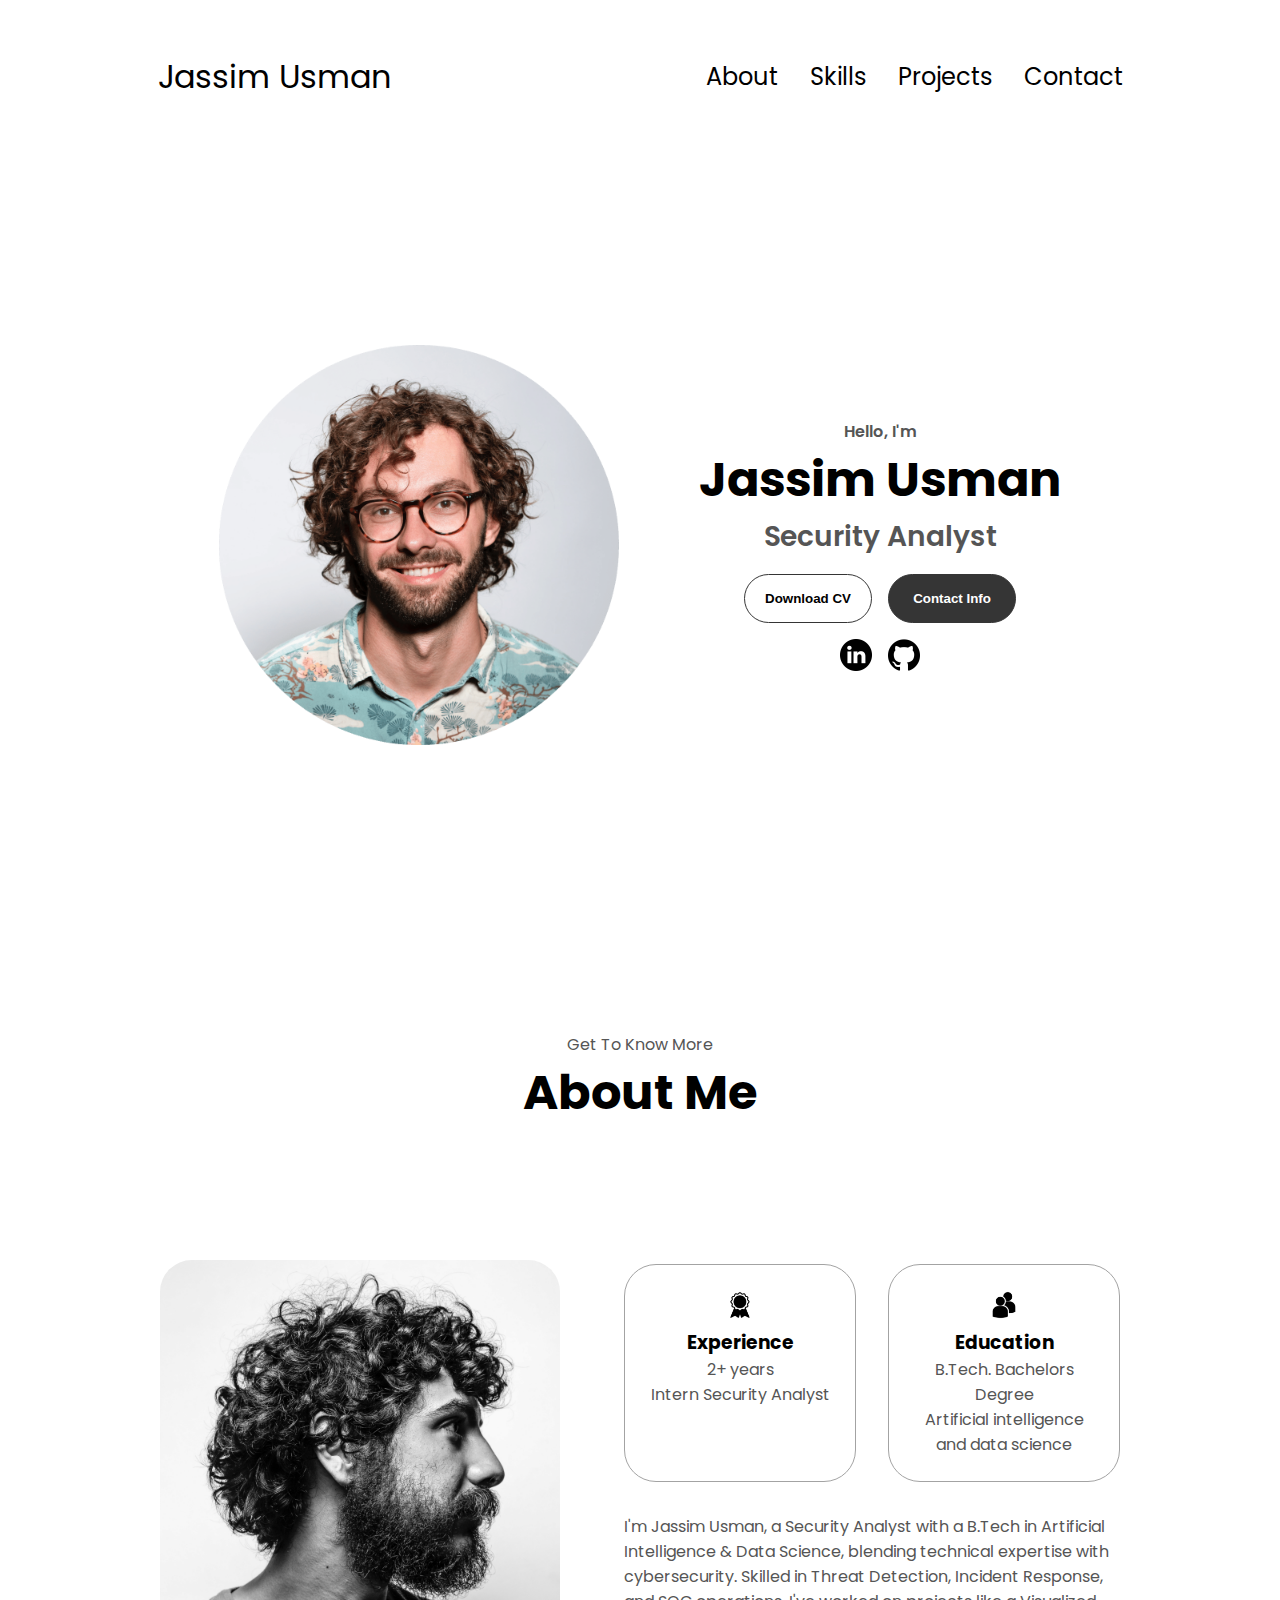
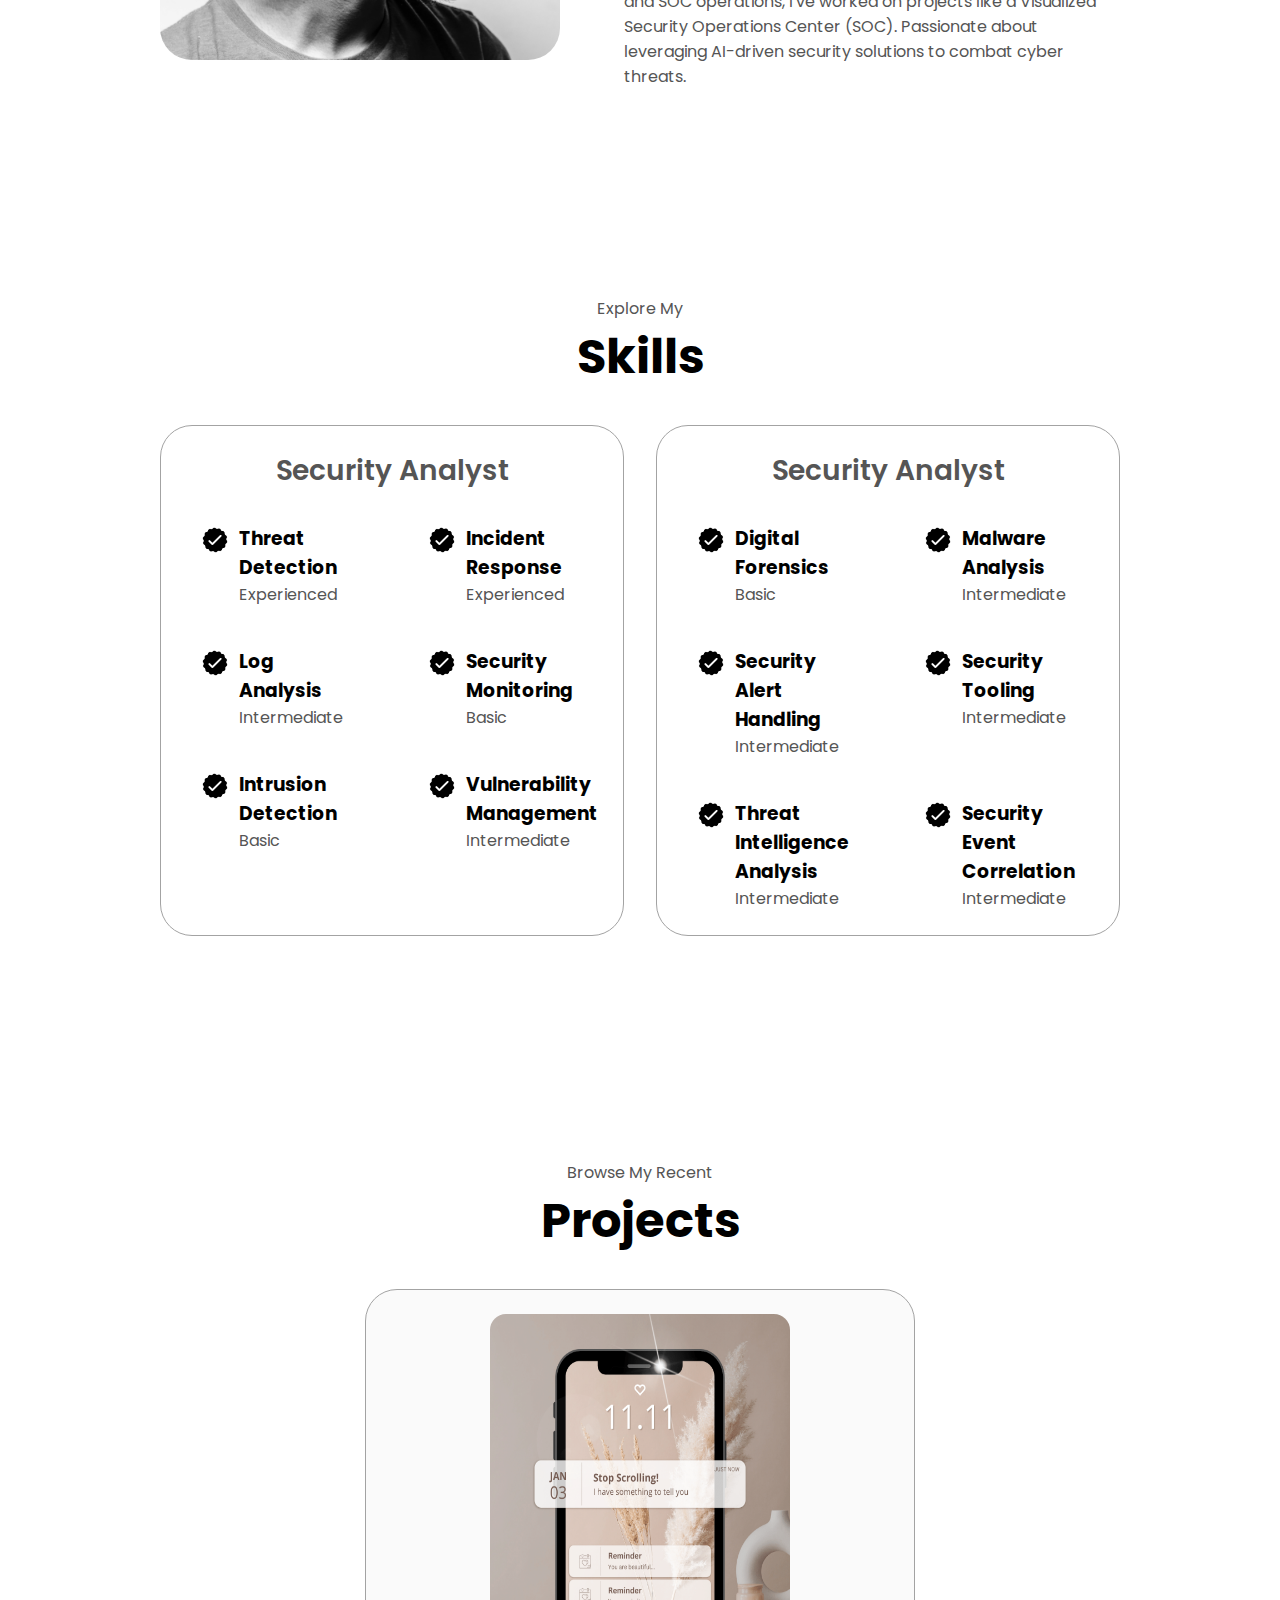
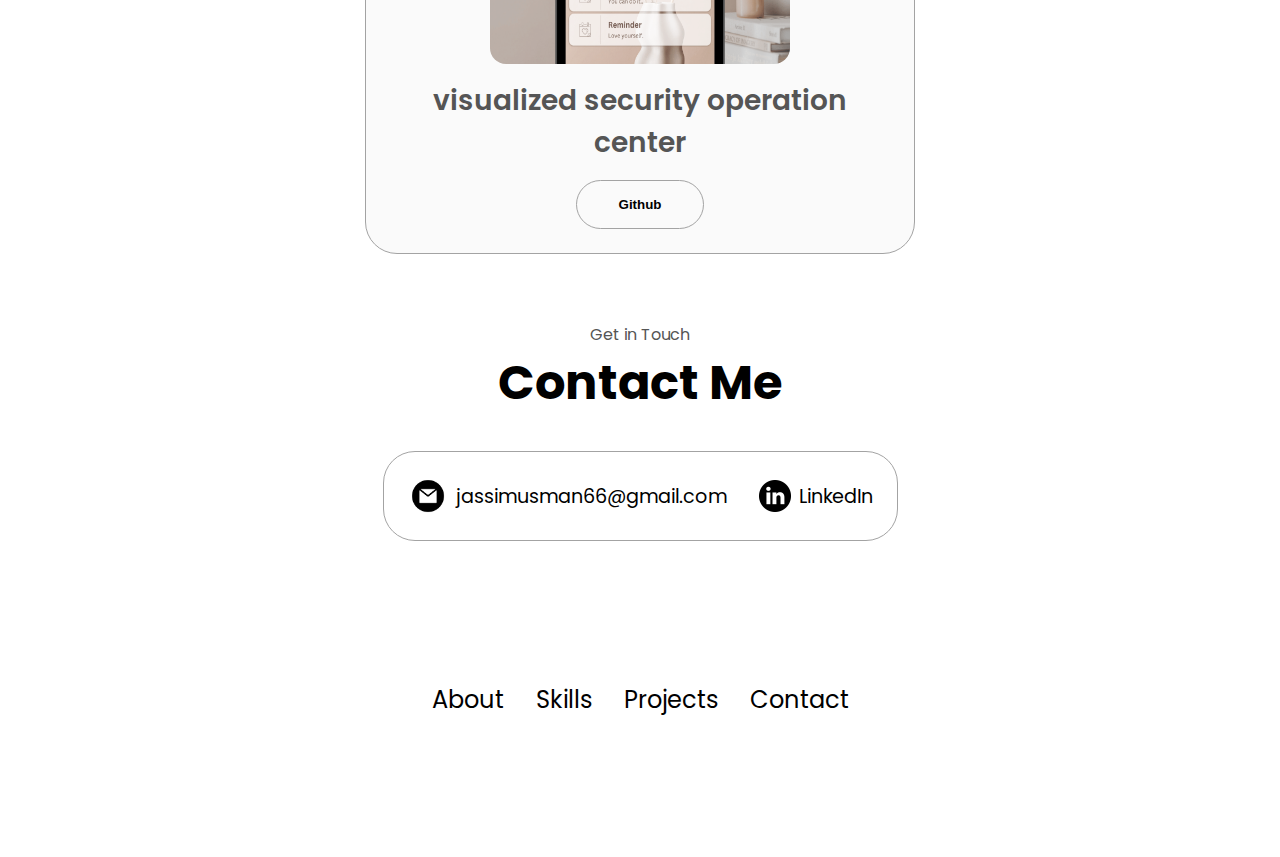
<file: html-css-js-portfolio-tutorial-2-main/index.html>
<!DOCTYPE html>
<html lang="en">
  <head>
    <meta charset="UTF-8" />
    <meta http-equiv="X-UA-Compatible" content="IE=edge" />
    <meta name="viewport" content="width=device-width, initial-scale=1.0" />
    <title>My Portfolio</title>
    <link rel="stylesheet" href="style.css" />
    <link rel="stylesheet" href="mediaqueries.css" />
    <style>
      
    </style>
  </head>
  <body>
    <!-- Light effects container (empty by default) -->
    <div id="light-effects-container"></div>

    <nav id="desktop-nav">
      <div class="logo">Jassim Usman</div>
      <div>
        <ul class="nav-links">
          <li><a href="#about">About</a></li>
          <li><a href="#experience">Skills</a></li>
          <li><a href="#projects">Projects</a></li>
          <li><a href="#contact">Contact</a></li>
        </ul>
      </div>
    </nav>
    
    <nav id="hamburger-nav">
      <div class="logo">Jassim Usman</div>
      <div class="hamburger-menu">
        <div class="hamburger-icon" onclick="toggleMenu()">
          <span></span>
          <span></span>
          <span></span>
        </div>
        <div class="menu-links">
          <li><a href="#about" onclick="toggleMenu()">About</a></li>
          <li><a href="#experience" onclick="toggleMenu()">Experience</a></li>
          <li><a href="#projects" onclick="toggleMenu()">Projects</a></li>
          <li><a href="#contact" onclick="toggleMenu()">Contact</a></li>
        </div>
      </div>
    </nav>
    
    <!-- HOME PAGE SECTION -->
    <section id="profile">
      <!-- Light effects will be injected here by JavaScript -->
      <div class="section__pic-container">
        <img src="./assets/profile-pic.png" alt="John Doe profile picture" />
      </div>
      <div class="section__text">
        <p class="section__text__p1">Hello, I'm</p>
        <h1 class="title">Jassim Usman</h1>
        <p class="section__text__p2">Security Analyst</p>
        <div class="btn-container">
          <button
            class="btn btn-color-2"
            onclick="window.open('./assets/resume-example.pdf')"
          >
            Download CV
          </button>
          <button class="btn btn-color-1">
            <a href="#contact" class="c">Contact Info</a>
          </button>
        </div>
        <div id="socials-container">
          <img
            src="./assets/linkedin.png"
            alt="My LinkedIn profile"
            class="icon"
            onclick="location.href='https://in.linkedin.com/in/jassim-usman'"
          />
          <img
            src="./assets/github.png"
            alt="My Github profile"
            class="icon"
            onclick="location.href='https://github.com/Jassim-usman'"
          />
        </div>
      </div>
    </section>
    
    <!-- REST OF THE SECTIONS -->
    <section id="about">
      <p class="section__text__p1">Get To Know More</p>
      <h1 class="title">About Me</h1>
      <div class="section-container">
        <div class="section__pic-container">
          <img
            src="./assets/about-pic.png"
            alt="Profile picture"
            class="about-pic"
          />
        </div>
        <div class="about-details-container">
          <div class="about-containers">
            <div class="details-container">
              <img
                src="./assets/experience.png"
                alt="Experience icon"
                class="icon"
              />
              <h3>Experience</h3>
              <p>2+ years <br />Intern Security Analyst</p>
            </div>
            <div class="details-container">
              <img
                src="./assets/education.png"
                alt="Education icon"
                class="icon"
              />
              <h3>Education</h3>
              <p>B.Tech. Bachelors Degree<br>Artificial intelligence and data science </p>
            </div>
          </div>
          <div class="text-container">
            <p>
              I'm Jassim Usman, a Security Analyst with a B.Tech in Artificial Intelligence & Data Science, blending technical expertise with cybersecurity. Skilled in Threat Detection, Incident Response, and SOC operations, I've worked on projects like a Visualized Security Operations Center (SOC). Passionate about leveraging AI-driven security solutions to combat cyber threats.
            </p>
          </div>
        </div>
      </div>
    </section>
    <section id="experience">
      <p class="section__text__p1">Explore My</p>
      <h1 class="title">Skills</h1>
      <div class="experience-details-container">
        <div class="about-containers">
          <div class="details-container">
            <h2 class="experience-sub-title">Security Analyst</h2>
            <div class="article-container">
              <article>
                <img
                  src="./assets/checkmark.png"
                  alt="Experience icon"
                  class="icon"
                />
                <div>
                  <h3>Threat Detection</h3>
                  <p>Experienced</p>
                </div>
              </article>
              <article>
                <img
                  src="./assets/checkmark.png"
                  alt="Experience icon"
                  class="icon"
                />
                <div>
                  <h3>Incident Response</h3>
                  <p>Experienced</p>
                </div>
              </article>
              <article>
                <img
                  src="./assets/checkmark.png"
                  alt="Experience icon"
                  class="icon"
                />
                <div>
                  <h3>Log Analysis</h3>
                  <p>Intermediate</p>
                </div>
              </article>
              <article>
                <img
                  src="./assets/checkmark.png"
                  alt="Experience icon"
                  class="icon"
                />
                <div>
                  <h3>Security Monitoring</h3>
                  <p>Basic</p>
                </div>
              </article>
              <article>
                <img
                  src="./assets/checkmark.png"
                  alt="Experience icon"
                  class="icon"
                />
                <div>
                  <h3>Intrusion Detection</h3>
                  <p>Basic</p>
                </div>
              </article>
              <article>
                <img
                  src="./assets/checkmark.png"
                  alt="Experience icon"
                  class="icon"
                />
                <div>
                  <h3>Vulnerability Management</h3>
                  <p>Intermediate</p>
                </div>
              </article>
            </div>
          </div>
          <div class="details-container">
            <h2 class="experience-sub-title">Security Analyst</h2>
            <div class="article-container">
              <article>
                <img
                  src="./assets/checkmark.png"
                  alt="Experience icon"
                  class="icon"
                />
                <div>
                  <h3>Digital Forensics</h3>
                  <p>Basic</p>
                </div>
              </article>
              <article>
                <img
                  src="./assets/checkmark.png"
                  alt="Experience icon"
                  class="icon"
                />
                <div>
                  <h3>Malware Analysis</h3>
                  <p>Intermediate</p>
                </div>
              </article>
              <article>
                <img
                  src="./assets/checkmark.png"
                  alt="Experience icon"
                  class="icon"
                />
                <div>
                  <h3>Security Alert Handling</h3>
                  <p>Intermediate</p>
                </div>
              </article>
              <article>
                <img
                  src="./assets/checkmark.png"
                  alt="Experience icon"
                  class="icon"
                />
                <div>
                  <h3>Security Tooling</h3>
                  <p>Intermediate</p>
                </div>
              </article>
              <article>
                <img
                  src="./assets/checkmark.png"
                  alt="Experience icon"
                  class="icon"
                />
                <div>
                  <h3>Threat Intelligence Analysis</h3>
                  <p>Intermediate</p>
                </div>
              </article>
              <article>
                <img
                src="./assets/checkmark.png"
                alt="Experience icon"
                class="icon"
              />
              <div>
                <h3>Security Event Correlation</h3>
                <p>Intermediate</p>
              </div>
              </article>
            </div>
          </div>
        </div>
      </div>
    </section>
    <section id="projects">
      <p class="section__text__p1">Browse My Recent</p>
      <h1 class="title">Projects</h1>
      <div class="experience-details-container">
        <div class="about-containers">
          <div class="details-container color-container">
            <div class="article-container">
              <img
                src="./assets/project-2.png"
                alt="Project 2"
                class="project-img"
              />
            </div>
            <h2 class="experience-sub-title project-title">visualized security operation center</h2>
            <div class="btn-container">
              <button
                class="btn btn-color-2 project-btn"
                onclick="location.href='https://github.com/Jassim-usman/Visualized-Cyber-Defense-Center'"
              >
                Github
              </button>
            </div>
          </div>
        </div>
      </div>
    </section>
    <section id="contact">
      <p class="section__text__p1">Get in Touch</p>
      <h1 class="title">Contact Me</h1>
      <div class="contact-info-upper-container">
        <div class="contact-info-container">
          <img
            src="./assets/email.png"
            alt="Email icon"
            class="icon contact-icon email-icon"
          />
          <p><a href="mailto:examplemail@gmail.com">jassimusman66@gmail.com</a></p>
        </div>
        <div class="contact-info-container">
          <img
            src="./assets/linkedin.png"
            alt="LinkedIn icon"
            class="icon contact-icon"
          />
          <p><a href="https://in.linkedin.com/in/jassim-usman">LinkedIn</a></p>
        </div>
      </div>
    </section>
    <footer>
      <nav>
        <div class="nav-links-container">
          <ul class="nav-links">
            <li><a href="#about">About</a></li>
            <li><a href="#experience">Skills</a></li>
            <li><a href="#projects">Projects</a></li>
            <li><a href="#contact">Contact</a></li>
          </ul>
        </div>
      </nav>
    </footer>
    
  </body>
</html>
</file>
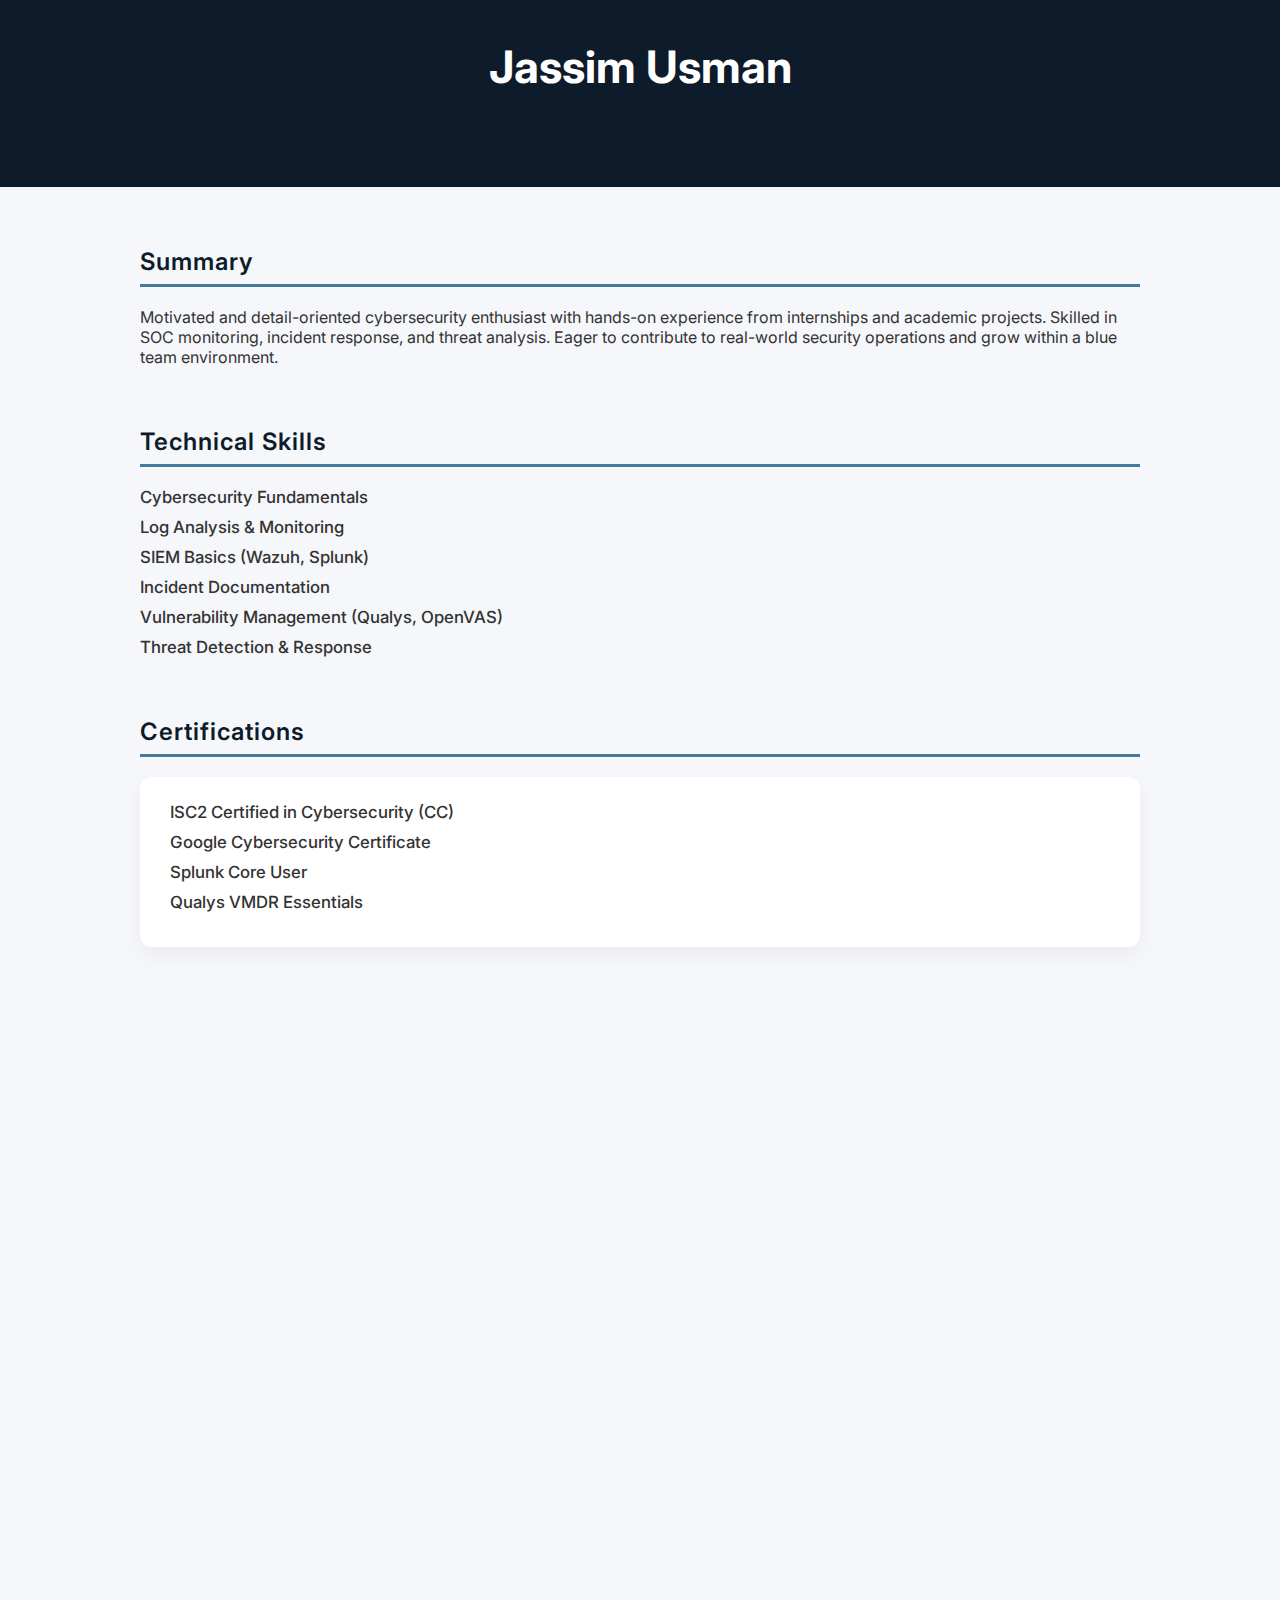
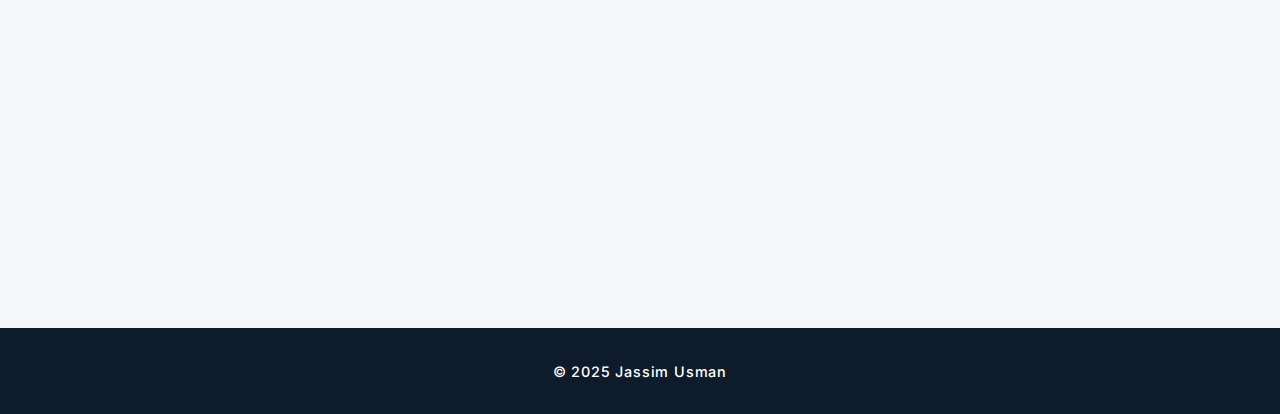
<file: jas index.html>
<!DOCTYPE html>
<html lang="en">
<head>
  <meta charset="UTF-8" />
  <meta name="viewport" content="width=device-width, initial-scale=1" />
  <title>Jassim Usman | Cybersecurity Portfolio</title>
  <link href="https://fonts.googleapis.com/css2?family=Inter:wght@400;600&display=swap" rel="stylesheet" />
  <style>
    body {
      font-family: 'Inter', sans-serif;
      margin: 0;
      padding: 0;
      background-color: #f5f7fa;
      color: #333;
      overflow-x: hidden;
      scroll-behavior: smooth;
    }
    a {
      color: #1d3557;
      text-decoration: none;
      transition: all 0.3s ease;
    }
    a:hover {
      color: #457b9d;
      text-decoration: underline;
    }
    header {
      background-color: #0d1b2a;
      color: white;
      padding: 40px 20px;
      text-align: center;
      animation: bounceIn 1s ease forwards;
    }
    header h1 {
      margin: 0;
      font-size: 2.8em;
    }
    header p {
      font-size: 1.2em;
      margin-top: 10px;
      opacity: 0;
      animation: fadeSlideIn 1.5s ease forwards;
      animation-delay: 0.4s;
      animation-fill-mode: forwards;
    }
    section {
      max-width: 1000px;
      margin: 60px auto;
      padding: 0 20px;
      opacity: 0;
      transform: translateY(20px);
      transition: all 0.8s ease;
    }
    section.visible {
      opacity: 1;
      transform: translateY(0);
    }
    h2 {
      color: #0d1b2a;
      border-bottom: 3px solid #457b9d;
      padding-bottom: 8px;
      font-weight: 600;
      margin-bottom: 20px;
      letter-spacing: 1px;
    }
    ul {
      list-style: none;
      padding: 0;
      margin: 0;
    }
    ul li {
      margin-bottom: 10px;
      font-weight: 500;
      font-size: 1.05em;
    }
    .project, .certification {
      background: white;
      padding: 25px 30px;
      border-radius: 12px;
      margin-bottom: 25px;
      box-shadow: 0 8px 20px rgba(0, 0, 0, 0.05);
      transition: transform 0.3s ease, box-shadow 0.3s ease;
    }
    .project:hover, .certification:hover {
      transform: translateY(-6px) scale(1.02);
      box-shadow: 0 15px 25px rgba(0, 0, 0, 0.12);
    }
    .project h3 {
      margin-top: 0;
      margin-bottom: 12px;
      color: #1d3557;
      font-weight: 700;
      font-size: 1.4em;
    }
    footer {
      text-align: center;
      padding: 20px;
      background: #0d1b2a;
      color: white;
      font-weight: 500;
      font-size: 0.9em;
      letter-spacing: 0.8px;
    }
    @keyframes fadeSlideIn {
      from { opacity: 0; transform: translateY(10px); }
      to { opacity: 1; transform: translateY(0); }
    }
    @keyframes bounceIn {
      0% { transform: scale(0.8); opacity: 0; }
      50% { transform: scale(1.1); opacity: 1; }
      100% { transform: scale(1); }
    }
  </style>
</head>
<body>
  <header>
    <h1>Jassim Usman</h1>
    <p>Cybersecurity Enthusiast | SOC Analyst | Security Intern</p>
  </header>

  <section>
    <h2>Summary</h2>
    <p>Motivated and detail-oriented cybersecurity enthusiast with hands-on experience from internships and academic projects. Skilled in SOC monitoring, incident response, and threat analysis. Eager to contribute to real-world security operations and grow within a blue team environment.</p>
  </section>

  <section>
    <h2>Technical Skills</h2>
    <ul>
      <li>Cybersecurity Fundamentals</li>
      <li>Log Analysis & Monitoring</li>
      <li>SIEM Basics (Wazuh, Splunk)</li>
      <li>Incident Documentation</li>
      <li>Vulnerability Management (Qualys, OpenVAS)</li>
      <li>Threat Detection & Response</li>
    </ul>
  </section>

  <section>
    <h2>Certifications</h2>
    <div class="certification">
      <ul>
        <li>ISC2 Certified in Cybersecurity (CC)</li>
        <li>Google Cybersecurity Certificate</li>
        <li>Splunk Core User</li>
        <li>Qualys VMDR Essentials</li>
      </ul>
    </div>
  </section>

  <section>
    <h2>Projects</h2>
    <div class="project">
      <h3>Visualized Cyber Defense Center - SOC</h3>
      <p>Designed and deployed a SOC lab integrating Wazuh (SIEM), TheHive (SOAR), Cortex, MISP (Threat Intel), and OpenVAS (Vulnerability Management). Built a centralized Kibana dashboard for real-time log analysis and threat monitoring.</p>
      <p><a href="https://github.com/Jassim-usman/Visualized-Cyber-Defense-Center" target="_blank">View on GitHub</a></p>
    </div>
  </section>

  <section>
    <h2>Professional Experience</h2>
    <p><strong>Security Analyst Intern</strong> — Habilesec India Pvt Ltd (Nov 2024 - Apr 2025)</p>
    <ul>
      <li>Built and managed a SOC lab using Wazuh and Kibana for log analysis and threat detection.</li>
      <li>Automated incident triage with TheHive, Cortex, and MISP threat intelligence.</li>
      <li>Detected anomalies and created mock incident reports to simulate real-world attacks.</li>
      <li>Ran vulnerability scans and monitored endpoints for hands-on blue team practice.</li>
      <li>Documented workflows and built custom alerts to enhance response playbooks.</li>
    </ul>
  </section>

  <section>
    <h2>Education</h2>
    <p>B.Tech Artificial Intelligence and Data Science, Anna University (2021 - 2025)</p>
  </section>

  <section>
    <h2>Contact</h2>
    <p>
      📧 <a href="mailto:jassimusman66@gmail.com">jassimusman66@gmail.com</a><br />
      🔗 <a href="http://www.linkedin.com/in/jassim-usman" target="_blank">LinkedIn</a><br />
      🐙 <a href="https://github.com/Jassim-usman" target="_blank">GitHub</a>
    </p>
  </section>

  <footer>
    <p>&copy; 2025 Jassim Usman</p>
  </footer>

  <script>
    const sections = document.querySelectorAll('section');
    const observer = new IntersectionObserver(entries => {
      entries.forEach(entry => {
        if (entry.isIntersecting) {
          entry.target.classList.add('visible');
        }
      });
    }, { threshold: 0.1 });
    sections.forEach(section => observer.observe(section));
  </script>
</body>
</html>
</file>
<file: html-css-js-portfolio-tutorial-2-main/style.css>
/* GENERAL */

@import url("https://fonts.googleapis.com/css2?family=Poppins:wght@300;400;500;600&display=swap");

* {
  margin: 0;
  padding: 0;
}


body {
  font-family: "Poppins", sans-serif;
}

html {
  scroll-behavior: smooth;
}

p {
  color: rgb(85, 85, 85);
}

/* TRANSITION */

a,
.btn {
  transition: all 300ms ease;
}

/* DESKTOP NAV */
.c{
  color:white;
}

nav,
.nav-links {
  display: flex;
}

nav {
  justify-content: space-around;
  align-items: center;
  height: 17vh;
}

.nav-links {
  gap: 2rem;
  list-style: none;
  font-size: 1.5rem;
}

a {
  color: black;
  text-decoration: none;
  text-decoration-color: white;
}

a:hover {
  color: grey;
  text-decoration: underline;
  text-underline-offset: 1rem;
  text-decoration-color: rgb(181, 181, 181);
}

.logo {
  font-size: 2rem;
}

.logo:hover {
  cursor: default;
}

/* HAMBURGER MENU */

#hamburger-nav {
  display: none;
}

.hamburger-menu {
  position: relative;
  display: inline-block;
}

.hamburger-icon {
  display: flex;
  flex-direction: column;
  justify-content: space-between;
  height: 24px;
  width: 30px;
  cursor: pointer;
}

.hamburger-icon span {
  width: 100%;
  height: 2px;
  background-color: black;
  transition: all 0.3 ease-in-out;
}

.menu-links {
  position: absolute;
  top: 100%;
  right: 0;
  background-color: white;
  width: fit-content;
  max-height: 0;
  overflow: hidden;
  transition: all 0.3 ease-in-out;
}

.menu-links a {
  display: block;
  padding: 10px;
  text-align: center;
  font-size: 1.5rem;
  color: black;
  text-decoration: none;
  transition: all 0.3 ease-in-out;
}

.menu-links li {
  list-style: none;
}

.menu-links.open {
  max-height: 300px;
}

.hamburger-icon.open span:first-child {
  transform: rotate(45deg) translate(10px, 5px);
}

.hamburger-icon.open span:nth-child(2) {
  opacity: 0;
}

.hamburger-icon.open span:last-child {
  transform: rotate(-45deg) translate(10px, -5px);
}

.hamburger-icon span:first-child {
  transform: none;
}

.hamburger-icon span:first-child {
  opacity: 1;
}

.hamburger-icon span:first-child {
  transform: none;
}

/* SECTIONS */

section {
  padding-top: 4vh;
  height: 96vh;
  margin: 0 10rem;
  box-sizing: border-box;
  min-height: fit-content;
}

.section-container {
  display: flex;
}

/* PROFILE SECTION */

#profile {
  display: flex;
  justify-content: center;
  gap: 5rem;
  height: 80vh;
}

.section__pic-container {
  display: flex;
  height: 400px;
  width: 400px;
  margin: auto 0;
}

.section__text {
  align-self: center;
  text-align: center;
}

.section__text p {
  font-weight: 600;
}

.section__text__p1 {
  text-align: center;
}

.section__text__p2 {
  font-size: 1.75rem;
  margin-bottom: 1rem;
}

.title {
  font-size: 3rem;
  text-align: center;
}

#socials-container {
  display: flex;
  justify-content: center;
  margin-top: 1rem;
  gap: 1rem;
}

/* ICONS */

.icon {
  cursor: pointer;
  height: 2rem;
}

/* BUTTONS */

.btn-container {
  display: flex;
  justify-content: center;
  gap: 1rem;
}

.btn {
  font-weight: 600;
  transition: all 300ms ease;
  padding: 1rem;
  width: 8rem;
  border-radius: 2rem;
}

.btn-color-1,
.btn-color-2 {
  border: rgb(53, 53, 53) 0.1rem solid;
}

.btn-color-1:hover,
.btn-color-2:hover {
  cursor: pointer;
}

.btn-color-1,
.btn-color-2:hover {
  background: rgb(53, 53, 53);
  color: white;
}

.btn-color-1:hover {
  background: rgb(0, 0, 0);
}

.btn-color-2 {
  background: none;
}

.btn-color-2:hover {
  border: rgb(255, 255, 255) 0.1rem solid;
}

.btn-container {
  gap: 1rem;
}

/* ABOUT SECTION */

#about {
  position: relative;
}

.about-containers {
  gap: 2rem;
  margin-bottom: 2rem;
  margin-top: 2rem;
}

.about-details-container {
  justify-content: center;
  flex-direction: column;
}

.about-containers,
.about-details-container {
  display: flex;
}

.about-pic {
  border-radius: 2rem;
}

.arrow {
  position: absolute;
  right: -5rem;
  bottom: 2.5rem;
}

.details-container {
  padding: 1.5rem;
  flex: 1;
  background: white;
  border-radius: 2rem;
  border: rgb(53, 53, 53) 0.1rem solid;
  border-color: rgb(163, 163, 163);
  text-align: center;
}

.section-container {
  gap: 4rem;
  height: 80%;
}

.section__pic-container {
  height: 400px;
  width: 400px;
  margin: auto 0;
}

/* EXPERIENCE SECTION */

#experience {
  position: relative;
}

.experience-sub-title {
  color: rgb(85, 85, 85);
  font-weight: 600;
  font-size: 1.75rem;
  margin-bottom: 2rem;
}

.experience-details-container {
  display: flex;
  justify-content: center;
  flex-direction: column;
}

.article-container {
  display: flex;
  width: full;
  text-align: initial;
  flex-wrap: wrap;
  flex-direction: row;
  gap: 2.5rem;
  justify-content: space-around;
}

article {
  display: flex;
  width: 10rem;
  justify-content: space-around;
  gap: 0.5rem;
}

article .icon {
  cursor: default;
}

/* PROJECTS SECTION */

#projects {
  position: relative;
}
/* Projects Section */
.color-container {
  max-width: 500px;
  margin: 0 auto;
}
.project-img {
  width: 300px;
  height: 350px;
  border-radius: 1rem;
}
.project-title {
  margin: 1rem 0;
}

.color-container {
  border-color: rgb(163, 163, 163);
  background: rgb(250, 250, 250);
}



.project-btn {
  color: black;
  border-color: rgb(163, 163, 163);
}

/* CONTACT */

#contact {
  display: flex;
  justify-content: center;
  flex-direction: column;
  height: 70vh;
  margin-bottom: 50px;
}

.contact-info-upper-container {
  display: flex;
  justify-content: center;
  border-radius: 2rem;
  border: rgb(53, 53, 53) 0.1rem solid;
  border-color: rgb(163, 163, 163);
  background: (250, 250, 250);
  margin: 2rem auto;
  padding: 0.5rem;
}

.contact-info-container {
  display: flex;
  align-items: center;
  justify-content: center;
  gap: 0.5rem;
  margin: 1rem;
}

.contact-info-container p {
  font-size: larger;
}

.contact-icon {
  cursor: default;
}

.email-icon {
  height: 2.5rem;
}

/* FOOTER SECTION */

footer {
  height: 26vh;
  margin: 0 1rem;
}

footer p {
  text-align: center;
}
</file>
<file: html-css-js-portfolio-tutorial-2-main/mediaqueries.css>
@media screen and (max-width: 1400px) {
  #profile {
    height: 83vh;
    margin-bottom: 6rem;
  }
  .about-containers {
    flex-wrap: wrap;
  }
  #contact,
  #projects {
    height: fit-content;
  }
}

@media screen and (max-width: 1200px) {
  #desktop-nav {
    display: none;
  }
  #hamburger-nav {
    display: flex;
  }
  #experience,
  .experience-details-container {
    margin-top: 2rem;
  }
  #profile,
  .section-container {
    display: block;
  }
  .arrow {
    display: none;
  }
  section,
  .section-container {
    height: fit-content;
  }
  section {
    margin: 0 5%;
  }
  .section__pic-container {
    width: 275px;
    height: 275px;
    margin: 0 auto 2rem;
  }
  .about-containers {
    margin-top: 0;
  }
}

@media screen and (max-width: 600px) {
  #contact,
  footer {
    height: 40vh;
  }
  #profile {
    height: 83vh;
    margin-bottom: 0;
  }
  article {
    font-size: 1rem;
  }
  footer nav {
    height: fit-content;
    margin-bottom: 2rem;
  }
  .about-containers,
  .contact-info-upper-container,
  .btn-container {
    flex-wrap: wrap;
  }
  .contact-info-container {
    margin: 0;
  }
  .contact-info-container p,
  .nav-links li a {
    font-size: 1rem;
  }
  .experience-sub-title {
    font-size: 1.25rem;
  }
  .logo {
    font-size: 1.5rem;
  }
  .nav-links {
    flex-direction: column;
    gap: 0.5rem;
    text-align: center;
  }
  .section__pic-container {
    width: auto;
    height: 46vw;
    justify-content: center;
  }
  .section__text__p2 {
    font-size: 1.25rem;
  }
  .title {
    font-size: 2rem;
  }
  .text-container {
    text-align: justify;
  }
}
</file>
